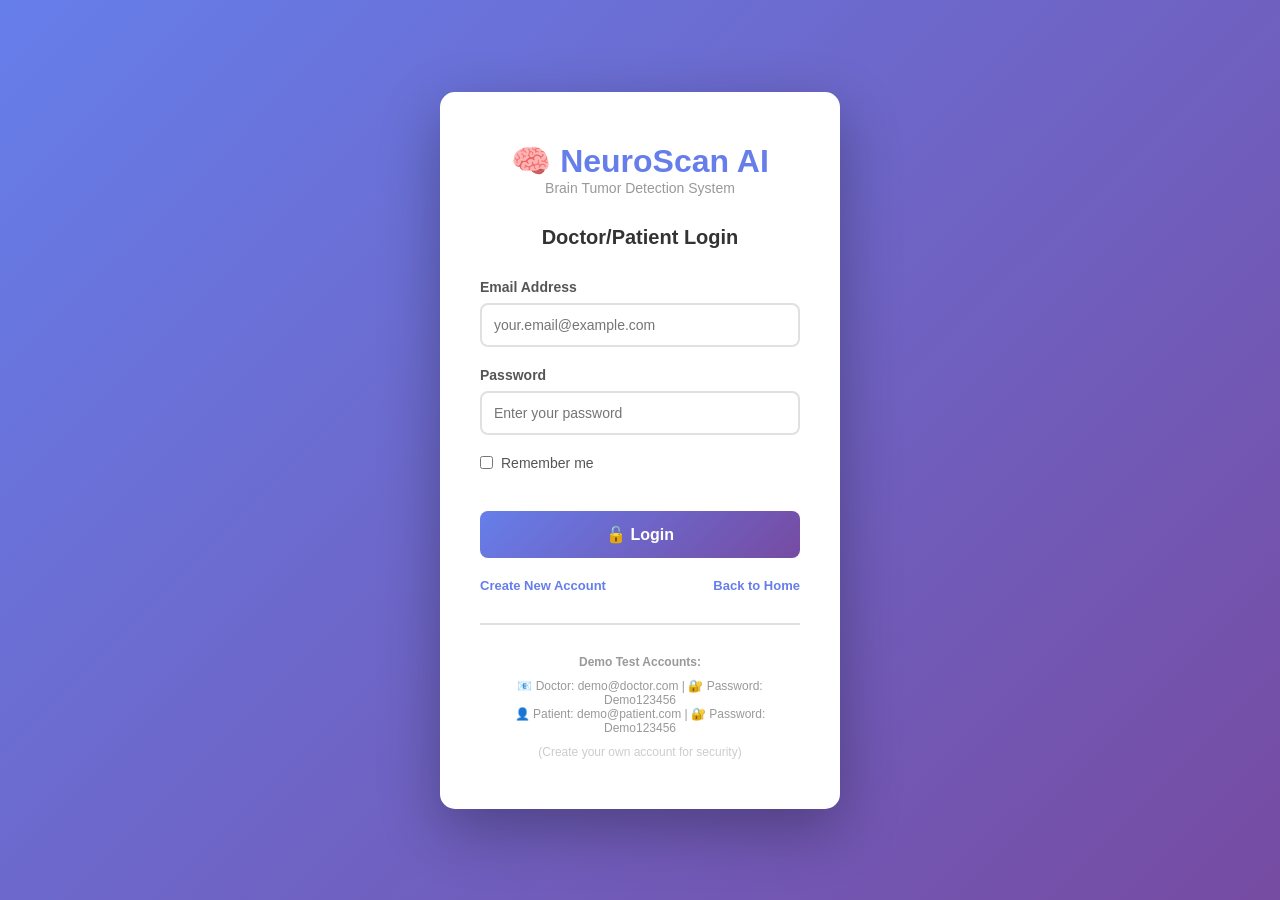
<file: templates/login_new.html>
<!DOCTYPE html>
<html lang="en">
<head>
    <meta charset="UTF-8">
    <meta name="viewport" content="width=device-width, initial-scale=1.0">
    <title>Login - NeuroScan AI</title>
    <style>
        * { margin: 0; padding: 0; box-sizing: border-box; }
        body { font-family: 'Segoe UI', Tahoma, Geneva, Verdana, sans-serif; background: linear-gradient(135deg, #667eea 0%, #764ba2 100%); min-height: 100vh; display: flex; align-items: center; justify-content: center; }
        .container { max-width: 400px; width: 100%; background: white; border-radius: 15px; box-shadow: 0 20px 60px rgba(0,0,0,0.3); padding: 50px 40px; }
        .logo { text-align: center; margin-bottom: 30px; }
        .logo h1 { font-size: 32px; color: #667eea; }
        .logo p { color: #999; font-size: 14px; }
        h2 { text-align: center; color: #333; margin-bottom: 30px; font-size: 20px; }
        .form-group { margin-bottom: 20px; }
        label { display: block; color: #555; font-weight: 600; margin-bottom: 8px; font-size: 14px; }
        input { width: 100%; padding: 12px; border: 2px solid #e0e0e0; border-radius: 8px; font-size: 14px; transition: border-color 0.3s; }
        input:focus { outline: none; border-color: #667eea; }
        button { width: 100%; padding: 14px; background: linear-gradient(135deg, #667eea 0%, #764ba2 100%); color: white; border: none; border-radius: 8px; font-size: 16px; font-weight: 600; cursor: pointer; transition: transform 0.3s; margin-top: 20px; }
        button:hover { transform: translateY(-2px); }
        .links { display: flex; justify-content: space-between; align-items: center; margin-top: 20px; font-size: 13px; }
        .links a { color: #667eea; text-decoration: none; font-weight: 600; }
        .error { color: #dc3545; font-size: 13px; margin-top: 10px; padding: 10px; background: #f8d7da; border-radius: 5px; display: none; }
        .success { color: #28a745; font-size: 13px; margin-top: 10px; padding: 10px; background: #d4edda; border-radius: 5px; display: none; }
        .loading { display: none; text-align: center; color: #667eea; margin-top: 15px; }
        .remember-me { display: flex; align-items: center; }
        input[type="checkbox"] { width: auto; margin-right: 8px; }
    </style>
</head>
<body>
    <div class="container">
        <div class="logo">
            <h1>🧠 NeuroScan AI</h1>
            <p>Brain Tumor Detection System</p>
        </div>

        <h2>Doctor/Patient Login</h2>

        <form id="loginForm" onsubmit="handleLogin(event)">
            <div class="form-group">
                <label>Email Address</label>
                <input type="email" id="email" required placeholder="your.email@example.com">
            </div>

            <div class="form-group">
                <label>Password</label>
                <input type="password" id="password" required placeholder="Enter your password">
            </div>

            <div class="form-group remember-me">
                <input type="checkbox" id="rememberMe">
                <label for="rememberMe" style="margin: 0; font-weight: 400;">Remember me</label>
            </div>

            <button type="submit" id="submitBtn">🔓 Login</button>
            <div class="loading" id="loading">⏳ Logging in...</div>
            <div class="error" id="errorMsg"></div>
            <div class="success" id="successMsg"></div>

            <div class="links">
                <a href="/register">Create New Account</a>
                <a href="/">Back to Home</a>
            </div>
        </form>

        <!-- Demo Credentials Info -->
        <div style="margin-top: 30px; padding-top: 30px; border-top: 2px solid #e0e0e0; text-align: center; color: #999; font-size: 12px;">
            <p style="margin-bottom: 10px;"><strong>Demo Test Accounts:</strong></p>
            <p>📧 Doctor: demo@doctor.com | 🔐 Password: Demo123456</p>
            <p>👤 Patient: demo@patient.com | 🔐 Password: Demo123456</p>
            <p style="margin-top: 10px; color: #ccc;">(Create your own account for security)</p>
        </div>
    </div>

    <script>
        async function handleLogin(event) {
            event.preventDefault();

            const email = document.getElementById('email').value;
            const password = document.getElementById('password').value;
            const rememberMe = document.getElementById('rememberMe').checked;
            const submitBtn = document.getElementById('submitBtn');
            const loading = document.getElementById('loading');
            const errorMsg = document.getElementById('errorMsg');
            const successMsg = document.getElementById('successMsg');

            submitBtn.style.display = 'none';
            loading.style.display = 'block';
            errorMsg.style.display = 'none';
            successMsg.style.display = 'none';

            try {
                const response = await fetch('/api/auth/login', {
                    method: 'POST',
                    headers: { 'Content-Type': 'application/json' },
                    body: JSON.stringify({ email, password })
                });

                const data = await response.json();

                if (response.ok) {
                    // Store remember me preference
                    if (rememberMe) {
                        localStorage.setItem('rememberMe', 'true');
                        localStorage.setItem('lastEmail', email);
                    }

                    successMsg.textContent = `✅ Login successful! Welcome ${data.user.full_name}`;
                    successMsg.style.display = 'block';

                    // Redirect based on role
                    setTimeout(() => {
                        window.location.href = '/dashboard';
                    }, 1500);
                } else {
                    errorMsg.textContent = `❌ ${data.error}`;
                    errorMsg.style.display = 'block';
                    submitBtn.style.display = 'block';
                    loading.style.display = 'none';
                }
            } catch (error) {
                errorMsg.textContent = `❌ Login failed: ${error.message}`;
                errorMsg.style.display = 'block';
                submitBtn.style.display = 'block';
                loading.style.display = 'none';
            }
        }

        // Load remembered email
        window.addEventListener('load', () => {
            if (localStorage.getItem('rememberMe') === 'true') {
                const email = localStorage.getItem('lastEmail');
                if (email) {
                    document.getElementById('email').value = email;
                    document.getElementById('rememberMe').checked = true;
                }
            }
        });
    </script>
</body>
</html>
</file>
